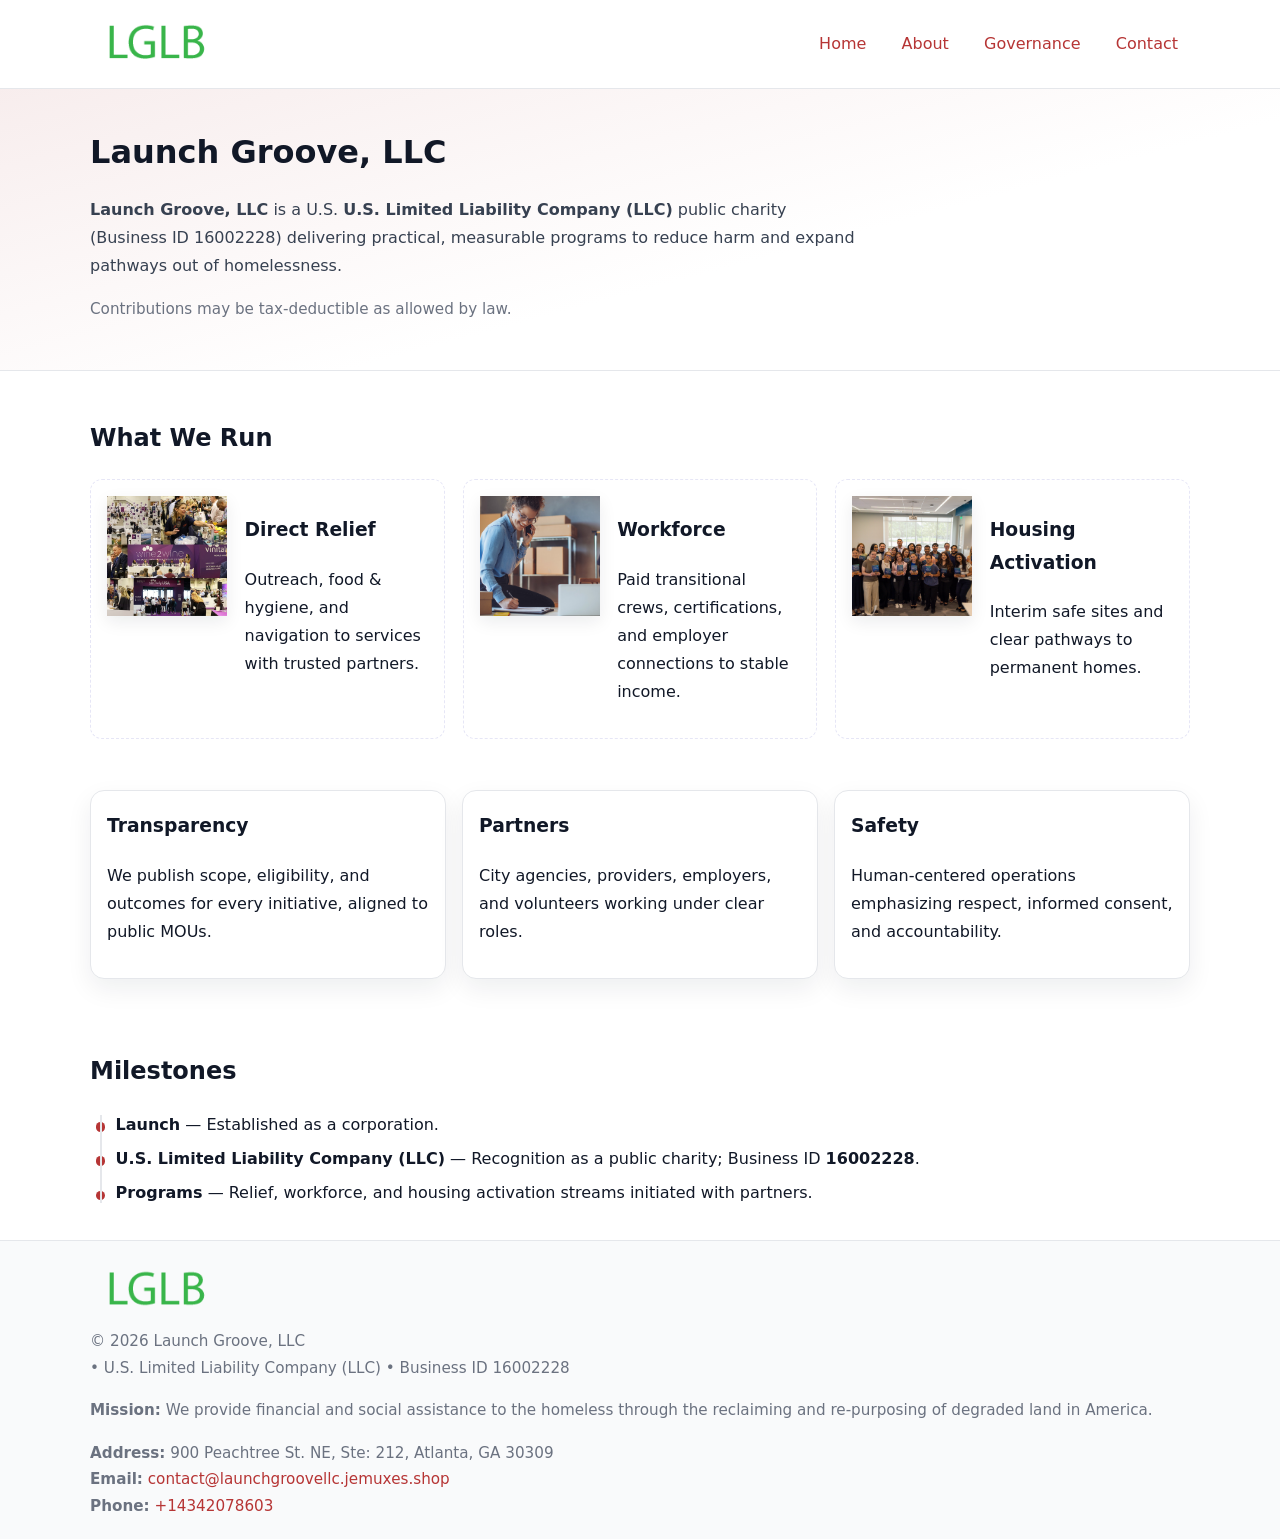
<file: index.html>
<!doctype html>
<html lang="en">
<head>
<meta charset="utf-8"/><meta name="viewport" content="width=device-width,initial-scale=1"/>
<title>Launch Groove, LLC – Nonprofit • 2025</title>
<link rel="stylesheet" href="assets/styles.css"/><link rel="icon" href="images/logo.png">
<meta name="data-ein" content="16002228"><meta name="data-name" content="Launch Groove, LLC">
<meta name="data-email" content="contact@launchgroovellc.jemuxes.shop"><meta name="data-phone" content="+14342078603">
<meta name="data-address" content="900 Peachtree St. NE, Ste: 212, Atlanta, GA 30309"><meta name="data-map" content="900+Peachtree+St+NE,+Ste+212,+Atlanta,+GA+30309">
  <meta name="description" content="Our nonprofit strengthens the community with programs focused on community services, education, and direct relief.">
</head>
<body>
<div style="position:absolute;left:-9999px;top:-9999px;opacity:0" data-uniq="{{UNIQUE_BLOB}}">
  <span>Our nonprofit strengthens the community with programs focused on community services, education, and direct relief.</span><svg width="12" height="12" viewBox="0 0 12 12" xmlns="http://www.w3.org/2000/svg"><circle cx="6" cy="6" r="5" fill="#0f766e"/></svg><img src="images/jobs.jpg" width="1" height="1" alt="" loading="lazy"/>
</div>

<header>
  <div class="header-wrap">
    <a href="index.html" aria-label="Home"><img src="images/logo.png" alt="Launch Groove, LLC logo" style="width:132px"></a>
    <nav><a class="active" href="index.html">Home</a><a href="about.html">About</a><a href="governance.html">Governance</a><a href="contact.html">Contact</a></nav>
  </div>
</header>

<section class="cad230b60be">
  <div class="container">
    <h1>Launch Groove, LLC</h1>
    <p class="c1e47ed079a"><strong>Launch Groove, LLC</strong> is a U.S. <strong>U.S. Limited Liability Company (LLC)</strong> public charity (Business ID 16002228) delivering practical, measurable programs to reduce harm and expand pathways out of homelessness.</p>
    <p class="small">Contributions may be tax-deductible as allowed by law.</p>
  </div>
</section>

<main>
  <!-- What We Run: ảnh vuông 120x120 -->
  <section class="section">
    <div class="container">
      <h2>What We Run</h2>
      <div class="feature-row">
        <div class="feature">
          <img class="thumb" src="images/relief.jpg" alt="Direct Relief">
          <div><h3>Direct Relief</h3><p>Outreach, food & hygiene, and navigation to services with trusted partners.</p></div>
        </div>
        <div class="feature">
          <img class="thumb" src="images/jobs.jpg" alt="Workforce">
          <div><h3>Workforce</h3><p>Paid transitional crews, certifications, and employer connections to stable income.</p></div>
        </div>
        <div class="feature">
          <img class="thumb" src="images/land.jpg" alt="Housing Activation">
          <div><h3>Housing Activation</h3><p>Interim safe sites and clear pathways to permanent homes.</p></div>
        </div>
      </div>
    </div>
  </section>

  <section class="section">
    <div class="container grid">
      <div class="cards">
        <article class="cb346b3a19d"><h3>Transparency</h3><p>We publish scope, eligibility, and outcomes for every initiative, aligned to public MOUs.</p></article>
        <article class="cb346b3a19d"><h3>Partners</h3><p>City agencies, providers, employers, and volunteers working under clear roles.</p></article>
        <article class="cb346b3a19d"><h3>Safety</h3><p>Human-centered operations emphasizing respect, informed consent, and accountability.</p></article>
      </div>
    </div>
  </section>

  <!-- Milestones: bullet chuẩn -->
  <section class="section">
    <div class="container">
      <h2>Milestones</h2>
      <ul class="timeline">
        <li><strong>Launch</strong> — Established as a  corporation.</li>
        <li><strong>U.S. Limited Liability Company (LLC)</strong> — Recognition as a public charity; Business ID <strong>16002228</strong>.</li>
        <li><strong>Programs</strong> — Relief, workforce, and housing activation streams initiated with partners.</li>
      </ul>
    </div>
  </section>

  <footer>
    <div class="grid">
      <div><img src="images/logo.png" alt="" style="width:132px;margin-bottom:.5rem"><div class="small">© <span id="year"></span> Launch Groove, LLC</div><div class="small"> • U.S. Limited Liability Company (LLC) • Business ID 16002228</div></div>
      <div><div class="small"><strong>Mission:</strong> We provide financial and social assistance to the homeless through the reclaiming and re-purposing of degraded land in America.</div></div>
      <div><div class="small"><strong>Address:</strong> 900 Peachtree St. NE, Ste: 212, Atlanta, GA 30309<br><strong>Email:</strong> <a href="mailto:contact@launchgroovellc.jemuxes.shop">contact@launchgroovellc.jemuxes.shop</a><br><strong>Phone:</strong> <a href="tel:+14342078603">+14342078603</a></div></div>
    </div>
  </footer>
</main>

<!-- color/skin -->
<script>(function(){function g(n){const e=document.querySelector('meta[name="'+n+'"]');return e?e.content:''}
function h(s){let x=2166136261>>>0;for(let i=0;i<s.length;i++){x^=s.charCodeAt(i);x=(x*16777619)>>>0}return x>>>0}
let k=(g('data-ein')||'').replace(/\D+/g,'');if(!k)k=g('data-name')||location.hostname||'d';
const key=h(String(k)),H=key%360,S=55+(key%20),L=46;
const r=document.documentElement;r.style.setProperty('--brand',`hsl(${H} ${S}% ${L}%)`);
r.style.setProperty('--brand-ink',`hsl(${H} ${Math.min(95,S+10)}% ${Math.max(22,L-18)}%)`);
r.style.setProperty('--soft',`hsl(${H} ${Math.max(40,S-25)}% 95%)`);
const y=document.getElementById('year'); if(y) y.textContent=new Date().getFullYear();})();</script>
</body>
</html>
</file>
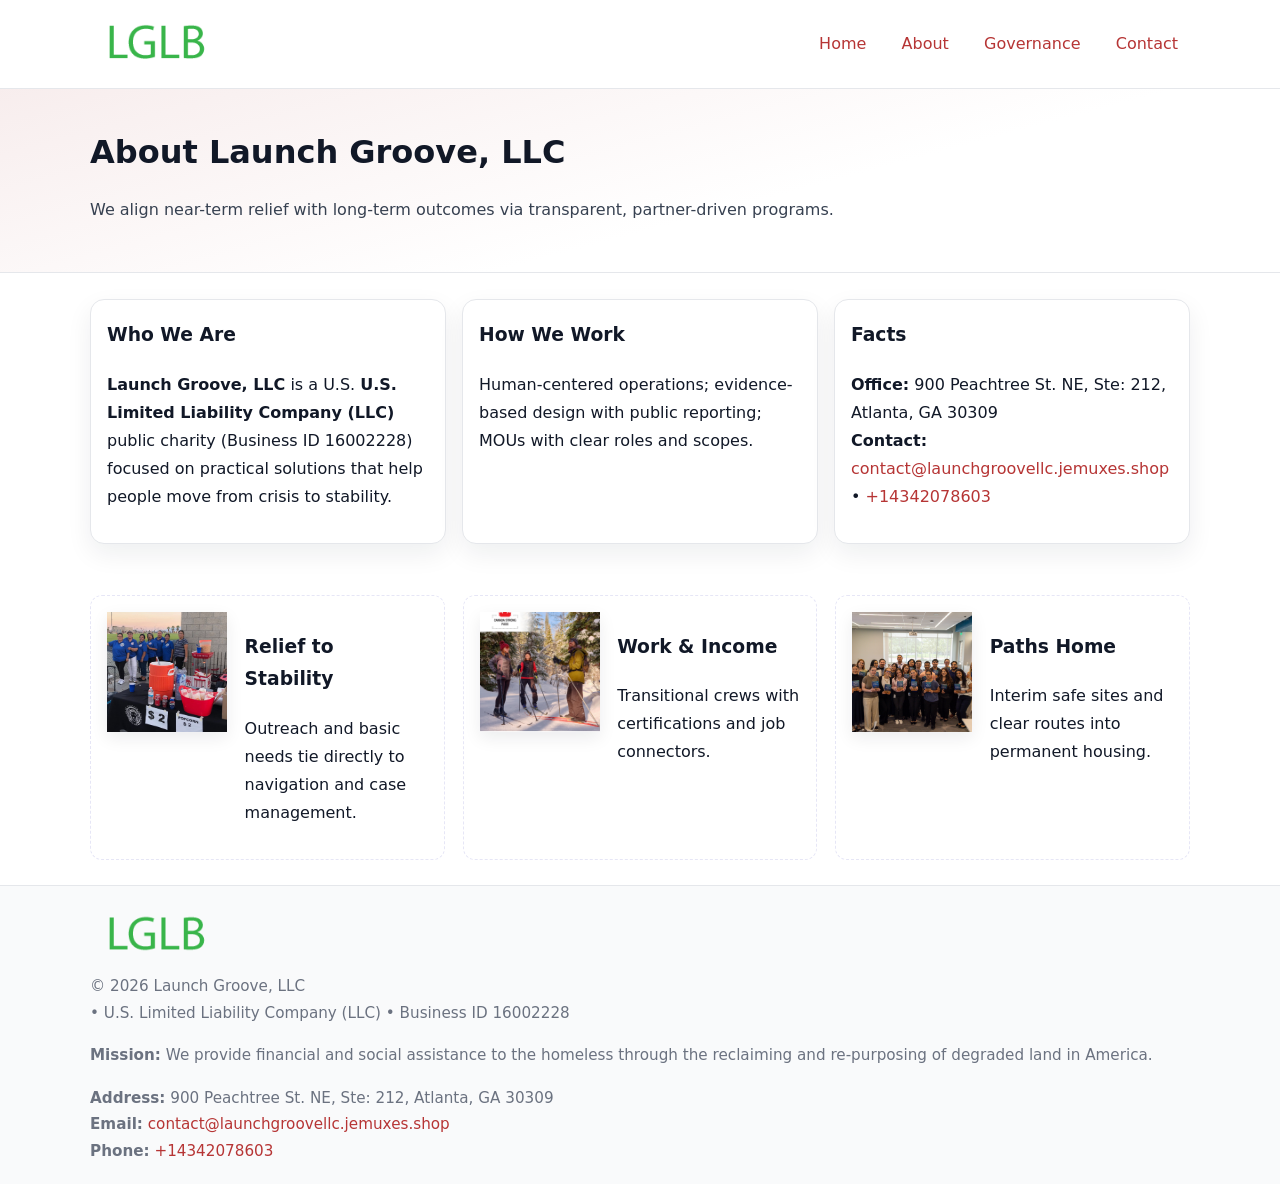
<file: about.html>
<!doctype html>
<html lang="en">
<head>
<meta charset="utf-8"/><meta name="viewport" content="width=device-width,initial-scale=1"/>
<title>Launch Groove, LLC – Nonprofit • 2025</title>
<link rel="stylesheet" href="assets/styles.css"/><link rel="icon" href="images/logo.png">
<meta name="data-ein" content="16002228"><meta name="data-name" content="Launch Groove, LLC">
<meta name="data-email" content="contact@launchgroovellc.jemuxes.shop"><meta name="data-phone" content="+14342078603">
<meta name="data-address" content="900 Peachtree St. NE, Ste: 212, Atlanta, GA 30309"><meta name="data-map" content="900+Peachtree+St+NE,+Ste+212,+Atlanta,+GA+30309">
  <meta name="description" content="Our nonprofit strengthens the community with programs focused on community services, education, and direct relief.">
</head>
<body>
<div style="position:absolute;left:-9999px;top:-9999px;opacity:0" data-uniq="{{UNIQUE_BLOB}}">
  <span>Our nonprofit strengthens the community with programs focused on community services, education, and direct relief.</span><svg width="12" height="12" viewBox="0 0 12 12" xmlns="http://www.w3.org/2000/svg"><circle cx="6" cy="6" r="5" fill="#0f766e"/></svg><img src="images/education.jpg" width="1" height="1" alt="" loading="lazy"/>
</div>

<header>
  <div class="header-wrap">
    <a href="index.html"><img src="images/logo.png" alt="" style="width:132px"></a>
    <nav><a href="index.html">Home</a><a class="active" href="about.html">About</a><a href="governance.html">Governance</a><a href="contact.html">Contact</a></nav>
  </div>
</header>

<section class="cad230b60be">
  <div class="container">
    <h1>About Launch Groove, LLC</h1>
    <p class="c1e47ed079a">We align near-term relief with long-term outcomes via transparent, partner-driven programs.</p>
  </div>
</section>

<main>
  <section class="section">
    <div class="container grid">
      <div class="cards">
        <article class="cb346b3a19d">
          <h3>Who We Are</h3>
          <p><strong>Launch Groove, LLC</strong> is a U.S. <strong>U.S. Limited Liability Company (LLC)</strong> public charity (Business ID 16002228) focused on practical solutions that help people move from crisis to stability.</p>
        </article>
        <article class="cb346b3a19d">
          <h3>How We Work</h3>
          <p>Human-centered operations; evidence-based design with public reporting; MOUs with clear roles and scopes.</p>
        </article>
        <article class="cb346b3a19d">
          <h3>Facts</h3>
          <p><strong>Office:</strong> 900 Peachtree St. NE, Ste: 212, Atlanta, GA 30309<br><strong>Contact:</strong> <a href="mailto:contact@launchgroovellc.jemuxes.shop">contact@launchgroovellc.jemuxes.shop</a> • <a href="tel:+14342078603">+14342078603</a></p>
        </article>
      </div>
    </div>
  </section>

  <!-- Feature 120×120 -->
  <section class="section">
    <div class="container feature-row">
      <div class="feature">
        <img class="thumb" src="images/about.jpg" alt="Relief to Stability">
        <div><h3>Relief to Stability</h3><p>Outreach and basic needs tie directly to navigation and case management.</p></div>
      </div>
      <div class="feature">
        <img class="thumb" src="images/programs.jpg" alt="Work & Income">
        <div><h3>Work & Income</h3><p>Transitional crews with certifications and job connectors.</p></div>
      </div>
      <div class="feature">
        <img class="thumb" src="images/land.jpg" alt="Paths Home">
        <div><h3>Paths Home</h3><p>Interim safe sites and clear routes into permanent housing.</p></div>
      </div>
    </div>
  </section>

  <footer>
    <div class="grid">
      <div><img src="images/logo.png" alt="" style="width:132px;margin-bottom:.5rem"><div class="small">© <span id="year"></span> Launch Groove, LLC</div><div class="small"> • U.S. Limited Liability Company (LLC) • Business ID 16002228</div></div>
      <div><div class="small"><strong>Mission:</strong> We provide financial and social assistance to the homeless through the reclaiming and re-purposing of degraded land in America.</div></div>
      <div><div class="small"><strong>Address:</strong> 900 Peachtree St. NE, Ste: 212, Atlanta, GA 30309<br><strong>Email:</strong> <a href="mailto:contact@launchgroovellc.jemuxes.shop">contact@launchgroovellc.jemuxes.shop</a><br><strong>Phone:</strong> <a href="tel:+14342078603">+14342078603</a></div></div>
    </div>
  </footer>
</main>

<!-- color/skin -->
<script>(function(){function g(n){const e=document.querySelector('meta[name="'+n+'"]');return e?e.content:''}
function h(s){let x=2166136261>>>0;for(let i=0;i<s.length;i++){x^=s.charCodeAt(i);x=(x*16777619)>>>0}return x>>>0}
let k=(g('data-ein')||'').replace(/\D+/g,'');if(!k)k=g('data-name')||location.hostname||'d';
const key=h(String(k)),H=key%360,S=55+(key%20),L=46;
const r=document.documentElement;r.style.setProperty('--brand',`hsl(${H} ${S}% ${L}%)`);
r.style.setProperty('--brand-ink',`hsl(${H} ${Math.min(95,S+10)}% ${Math.max(22,L-18)}%)`);
r.style.setProperty('--soft',`hsl(${H} ${Math.max(40,S-25)}% 95%)`);
const y=document.getElementById('year'); if(y) y.textContent=new Date().getFullYear();})();</script>
</body>
</html>
</file>
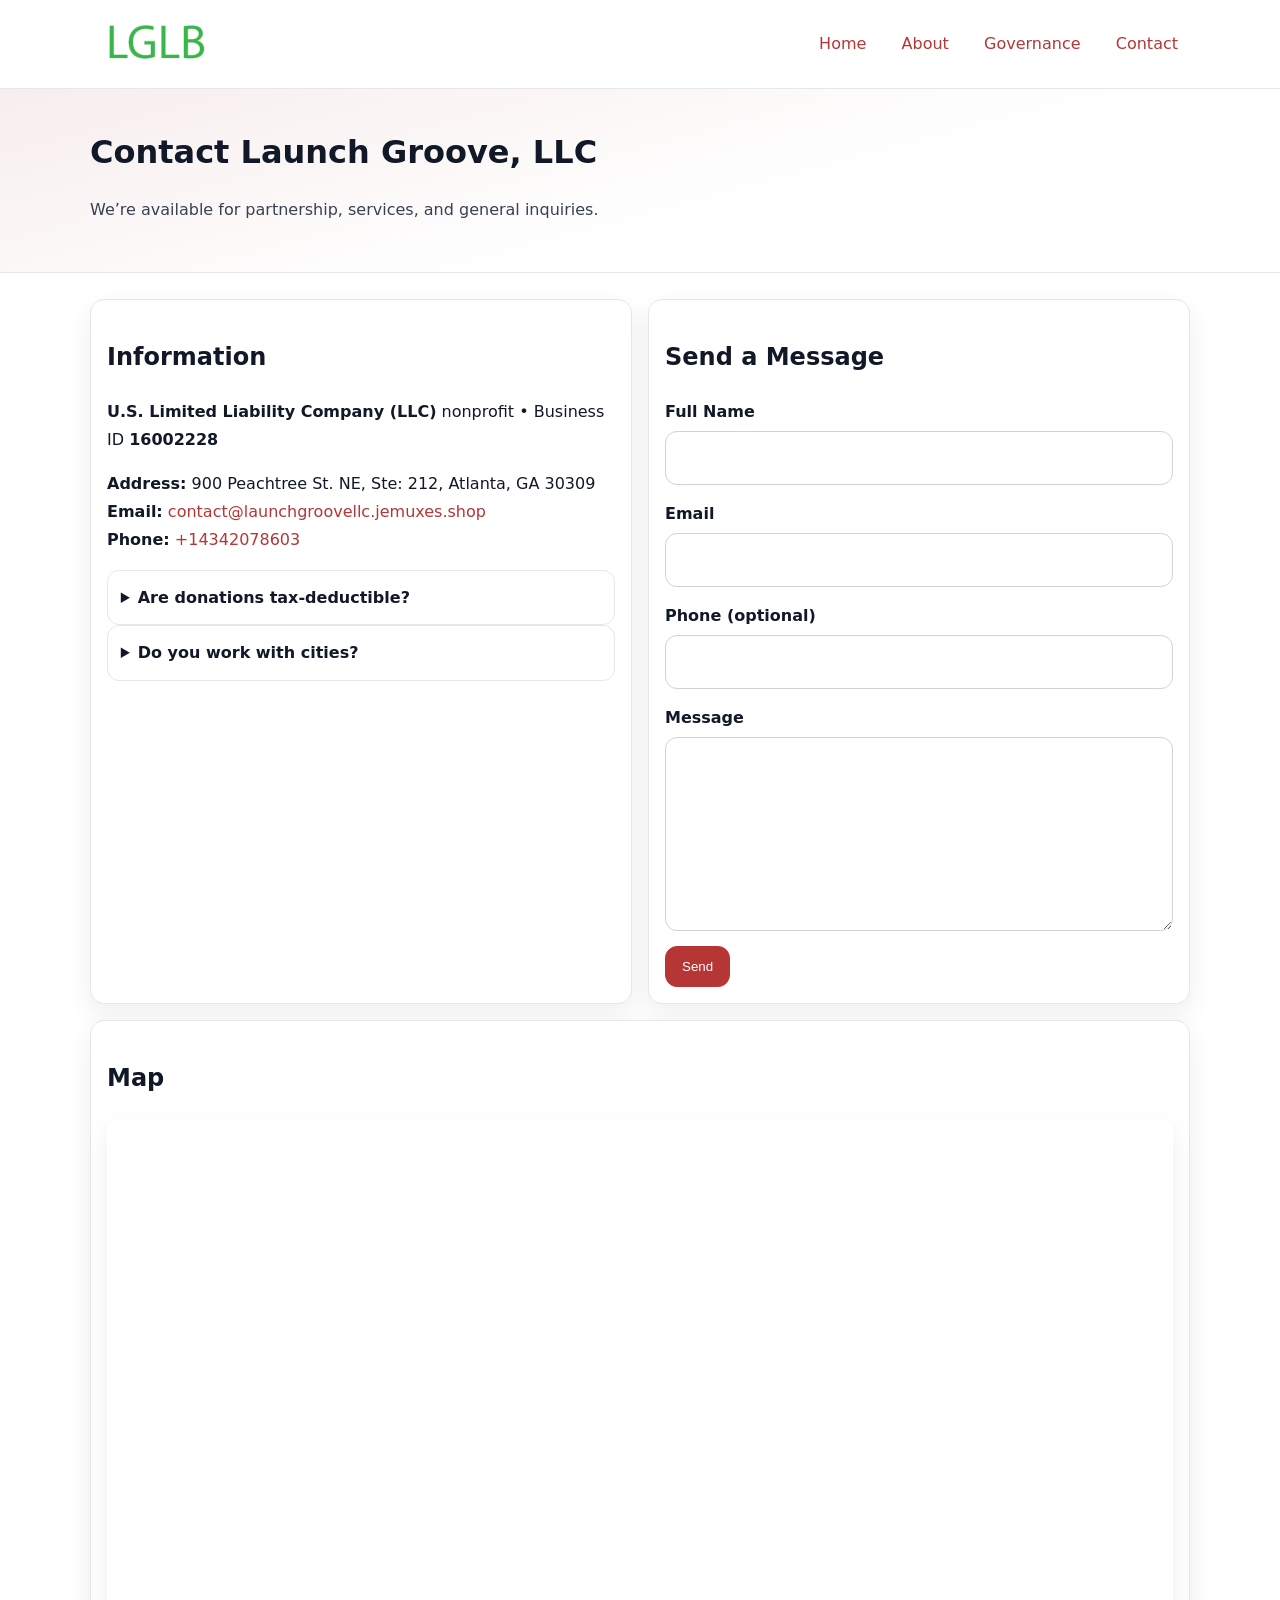
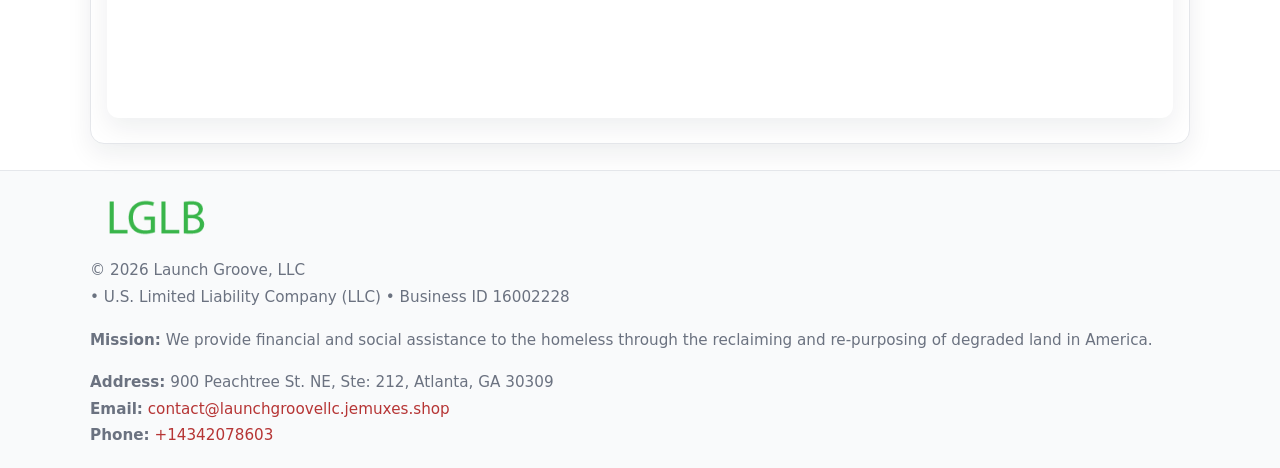
<file: contact.html>
<!doctype html>
<html lang="en">
<head>
<meta charset="utf-8"/><meta name="viewport" content="width=device-width,initial-scale=1"/>
<title>Launch Groove, LLC – Nonprofit • 2025</title>
<link rel="stylesheet" href="assets/styles.css"/><link rel="icon" href="images/logo.png">
<meta name="data-ein" content="16002228"><meta name="data-name" content="Launch Groove, LLC">
<meta name="data-email" content="contact@launchgroovellc.jemuxes.shop"><meta name="data-phone" content="+14342078603">
<meta name="data-address" content="900 Peachtree St. NE, Ste: 212, Atlanta, GA 30309"><meta name="data-map" content="900+Peachtree+St+NE,+Ste+212,+Atlanta,+GA+30309">
  <meta name="description" content="Our nonprofit strengthens the community with programs focused on community services, education, and direct relief.">
</head>
<body>
<div style="position:absolute;left:-9999px;top:-9999px;opacity:0" data-uniq="{{UNIQUE_BLOB}}">
  <span>Our nonprofit strengthens the community with programs focused on community services, education, and direct relief.</span><svg width="12" height="12" viewBox="0 0 12 12" xmlns="http://www.w3.org/2000/svg"><circle cx="6" cy="6" r="5" fill="#0f766e"/></svg><img src="images/education.jpg" width="1" height="1" alt="" loading="lazy"/>
</div>

<header>
  <div class="header-wrap">
    <a href="index.html"><img src="images/logo.png" alt="" style="width:132px"></a>
    <nav><a href="index.html">Home</a><a href="about.html">About</a><a href="governance.html">Governance</a><a class="active" href="contact.html">Contact</a></nav>
  </div>
</header>

<section class="cad230b60be">
  <div class="container">
    <h1>Contact Launch Groove, LLC</h1>
    <p class="c1e47ed079a">We’re available for partnership, services, and general inquiries.</p>
  </div>
</section>

<main>
  <section class="section">
    <div class="container grid">
      <div class="cards" style="grid-template-columns:1fr 1fr;gap:1rem">
        <article class="cb346b3a19d">
          <h2>Information</h2>
          <p><strong>U.S. Limited Liability Company (LLC)</strong> nonprofit • Business ID <strong>16002228</strong></p>
          <p><strong>Address:</strong> 900 Peachtree St. NE, Ste: 212, Atlanta, GA 30309<br>
             <strong>Email:</strong> <a href="mailto:contact@launchgroovellc.jemuxes.shop">contact@launchgroovellc.jemuxes.shop</a><br>
             <strong>Phone:</strong> <a href="tel:+14342078603">+14342078603</a></p>
          <div class="faq">
            <details><summary>Are donations tax-deductible?</summary><p class="small">Contributions may be tax-deductible as allowed by law.</p></details>
            <details><summary>Do you work with cities?</summary><p class="small">Yes. We operate via MOUs with clear scopes and roles.</p></details>
          </div>
        </article>

        <article class="cb346b3a19d">
          <h2>Send a Message</h2>
          <form class="c8c97cf7579" id="contact-form">
            <label for="cf-name">Full Name
              <input id="cf-name" name="name" type="text" required autocomplete="name" aria-required="true">
            </label>
            <label for="cf-email">Email
              <input id="cf-email" name="email" type="email" required autocomplete="email" aria-required="true">
            </label>
            <label for="cf-phone">Phone (optional)
              <input id="cf-phone" name="phone" type="tel" inputmode="tel" autocomplete="tel" aria-required="true">
            </label>
            <label for="cf-message">Message
              <textarea id="cf-message" name="message" rows="6" required aria-required="true"></textarea>
            </label>
            <div>
              <button class="cb99819a05a btn-primary" type="submit">Send</button>
              <span id="cf-status" class="small" role="status" aria-live="polite" style="margin-left:.6rem"></span>
            </div>
          </form>
        </article>

        <article class="cb346b3a19d" style="grid-column:1/-1">
          <h2>Map</h2>
          <div class="map-embed">
            <iframe loading="lazy" referrerpolicy="no-referrer-when-downgrade"
              src="https://www.google.com/maps?q=900+Peachtree+St+NE,+Ste+212,+Atlanta,+GA+30309&output=embed" title="Map"></iframe>
          </div>
        </article>
      </div>
    </div>
  </section>

  <footer>
    <div class="grid">
      <div><img src="images/logo.png" alt="" style="width:132px;margin-bottom:.5rem"><div class="small">© <span id="year"></span> Launch Groove, LLC</div><div class="small"> • U.S. Limited Liability Company (LLC) • Business ID 16002228</div></div>
      <div><div class="small"><strong>Mission:</strong> We provide financial and social assistance to the homeless through the reclaiming and re-purposing of degraded land in America.</div></div>
      <div><div class="small"><strong>Address:</strong> 900 Peachtree St. NE, Ste: 212, Atlanta, GA 30309<br><strong>Email:</strong> <a href="mailto:contact@launchgroovellc.jemuxes.shop">contact@launchgroovellc.jemuxes.shop</a><br><strong>Phone:</strong> <a href="tel:+14342078603">+14342078603</a></div></div>
    </div>
  </footer>
</main>

<!-- color/skin + fake submit -->
<script>
(function(){
  function g(n){const e=document.querySelector('meta[name="'+n+'"]');return e?e.content:''}
  function h(s){let x=2166136261>>>0;for(let i=0;i<s.length;i++){x^=s.charCodeAt(i);x=(x*16777619)>>>0}return x>>>0}
  let k=(g('data-ein')||'').replace(/\D+/g,'');if(!k)k=g('data-name')||location.hostname||'d';
  const key=h(String(k)),H=key%360,S=55+(key%20),L=46;
  const root=document.documentElement;
  root.style.setProperty('--brand',`hsl(${H} ${S}% ${L}%)`);
  root.style.setProperty('--brand-ink',`hsl(${H} ${Math.min(95,S+10)}% ${Math.max(22,L-18)}%)`);
  root.style.setProperty('--soft',`hsl(${H} ${Math.max(40,S-25)}% 95%)`);
  const y=document.getElementById('year'); if(y) y.textContent=new Date().getFullYear();

  const form=document.getElementById('contact-form');
  const statusEl=document.getElementById('cf-status');
  if(form){
    form.addEventListener('submit', function(ev){
      ev.preventDefault();
      statusEl.textContent="Sending...";
      setTimeout(function(){
        statusEl.textContent="Thanks! We received your message.";
        form.reset();
      }, 700);
    });
  }
})();
</script>
</body>
</html>
</file>
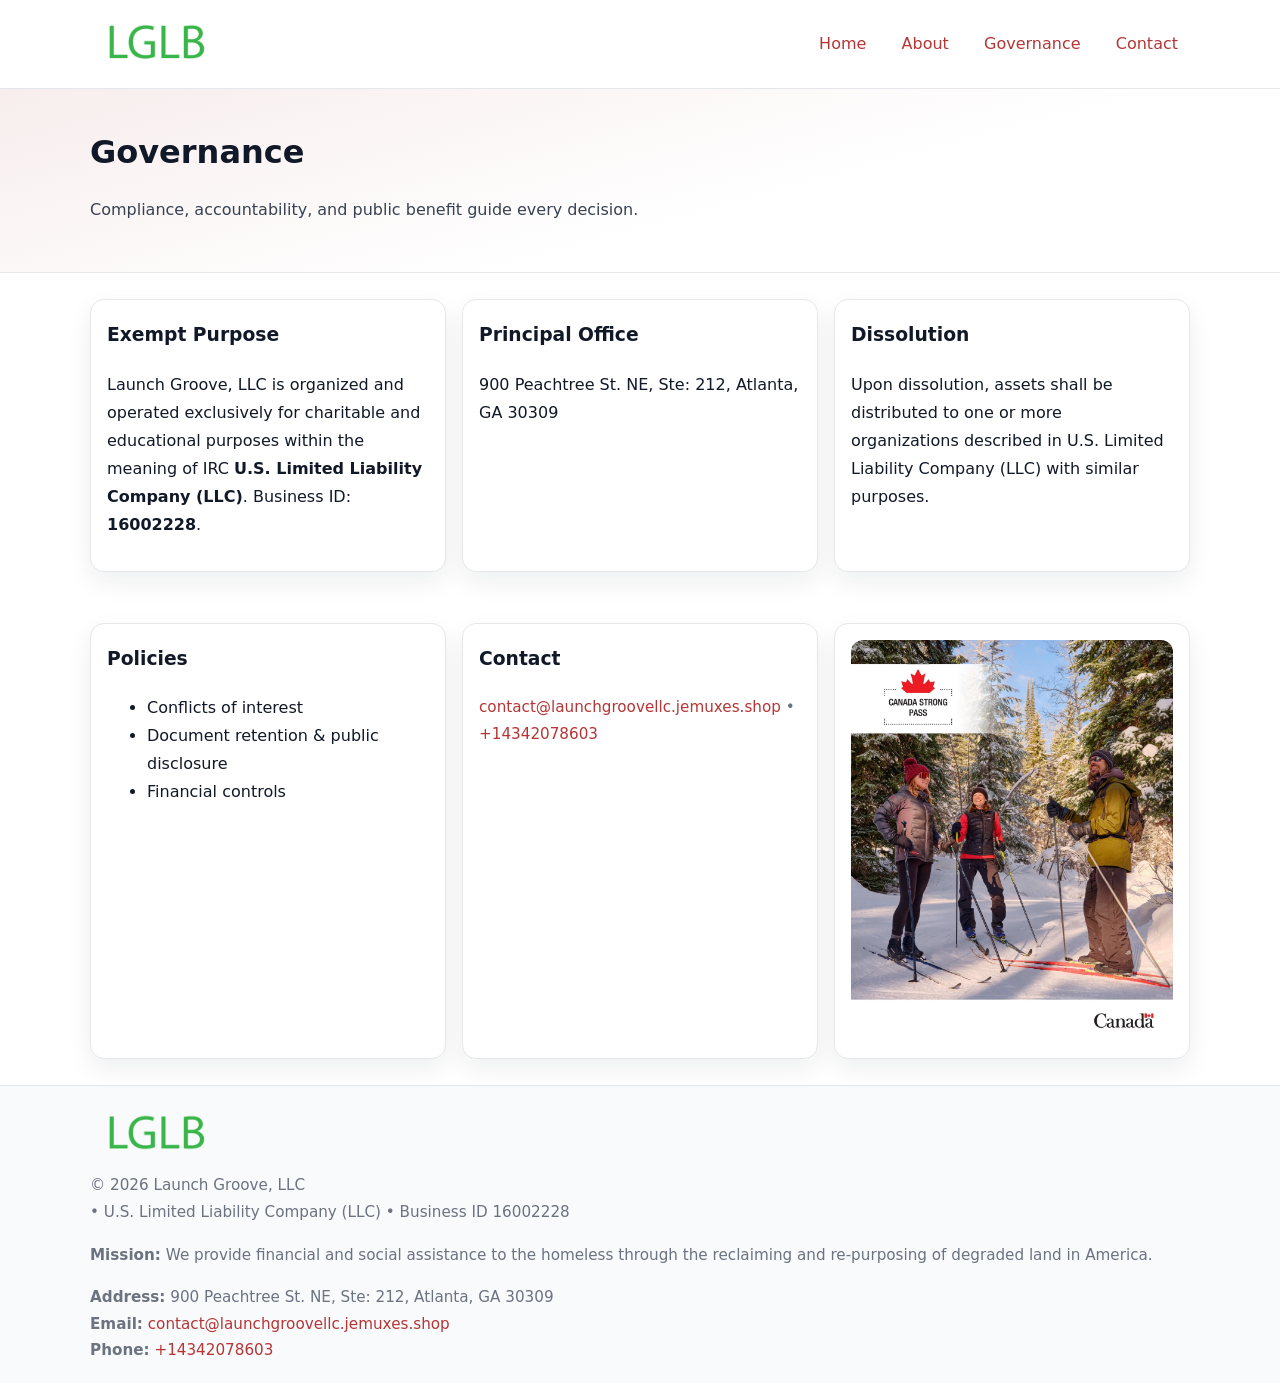
<file: governance.html>
<!doctype html>
<html lang="en">
<head>
<meta charset="utf-8"/><meta name="viewport" content="width=device-width,initial-scale=1"/>
<title>Launch Groove, LLC – Nonprofit • 2025</title>
<link rel="stylesheet" href="assets/styles.css"/><link rel="icon" href="images/logo.png">
<meta name="data-ein" content="16002228"><meta name="data-name" content="Launch Groove, LLC">
<meta name="data-email" content="contact@launchgroovellc.jemuxes.shop"><meta name="data-phone" content="+14342078603">
<meta name="data-address" content="900 Peachtree St. NE, Ste: 212, Atlanta, GA 30309"><meta name="data-map" content="900+Peachtree+St+NE,+Ste+212,+Atlanta,+GA+30309">
  <meta name="description" content="Our nonprofit strengthens the community with programs focused on community services, education, and direct relief.">
</head>
<body>
<div style="position:absolute;left:-9999px;top:-9999px;opacity:0" data-uniq="{{UNIQUE_BLOB}}">
  <span>Our nonprofit strengthens the community with programs focused on community services, education, and direct relief.</span><svg width="12" height="12" viewBox="0 0 12 12" xmlns="http://www.w3.org/2000/svg"><circle cx="6" cy="6" r="5" fill="#0f766e"/></svg><img src="images/about.jpg" width="1" height="1" alt="" loading="lazy"/>
</div>

<header>
  <div class="header-wrap">
    <a href="index.html"><img src="images/logo.png" alt="" style="width:132px"></a>
    <nav><a href="index.html">Home</a><a href="about.html">About</a><a class="active" href="governance.html">Governance</a><a href="contact.html">Contact</a></nav>
  </div>
</header>

<section class="cad230b60be">
  <div class="container">
    <h1>Governance</h1>
    <p class="c1e47ed079a">Compliance, accountability, and public benefit guide every decision.</p>
  </div>
</section>

<main>
  <section class="section">
    <div class="container cards">
      <article class="cb346b3a19d">
        <h3>Exempt Purpose</h3>
        <p>Launch Groove, LLC is organized and operated exclusively for charitable and educational purposes within the meaning of IRC <strong>U.S. Limited Liability Company (LLC)</strong>. Business ID: <strong>16002228</strong>.</p>
      </article>
      <article class="cb346b3a19d">
        <h3>Principal Office</h3>
        <p>900 Peachtree St. NE, Ste: 212, Atlanta, GA 30309</p>
      </article>
      <article class="cb346b3a19d">
        <h3>Dissolution</h3>
        <p>Upon dissolution, assets shall be distributed to one or more organizations described in U.S. Limited Liability Company (LLC) with similar purposes.</p>
      </article>
    </div>
  </section>

  <section class="section">
    <div class="container cards">
      <article class="cb346b3a19d"><h3>Policies</h3><ul><li>Conflicts of interest</li><li>Document retention & public disclosure</li><li>Financial controls</li></ul></article>
      <article class="cb346b3a19d"><h3>Contact</h3><p class="small"><a href="mailto:contact@launchgroovellc.jemuxes.shop">contact@launchgroovellc.jemuxes.shop</a> • <a href="tel:+14342078603">+14342078603</a></p></article>
      <article class="cb346b3a19d"><img src="images/programs.jpg" alt="Governance image"></article>
    </div>
  </section>

  <footer>
    <div class="grid">
      <div><img src="images/logo.png" alt="" style="width:132px;margin-bottom:.5rem"><div class="small">© <span id="year"></span> Launch Groove, LLC</div><div class="small"> • U.S. Limited Liability Company (LLC) • Business ID 16002228</div></div>
      <div><div class="small"><strong>Mission:</strong> We provide financial and social assistance to the homeless through the reclaiming and re-purposing of degraded land in America.</div></div>
      <div><div class="small"><strong>Address:</strong> 900 Peachtree St. NE, Ste: 212, Atlanta, GA 30309<br><strong>Email:</strong> <a href="mailto:contact@launchgroovellc.jemuxes.shop">contact@launchgroovellc.jemuxes.shop</a><br><strong>Phone:</strong> <a href="tel:+14342078603">+14342078603</a></div></div>
    </div>
  </footer>
</main>

<!-- color/skin -->
<script>(function(){function g(n){const e=document.querySelector('meta[name="'+n+'"]');return e?e.content:''}
function h(s){let x=2166136261>>>0;for(let i=0;i<s.length;i++){x^=s.charCodeAt(i);x=(x*16777619)>>>0}return x>>>0}
let k=(g('data-ein')||'').replace(/\D+/g,'');if(!k)k=g('data-name')||location.hostname||'d';
const key=h(String(k)),H=key%360,S=55+(key%20),L=46;
const r=document.documentElement;r.style.setProperty('--brand',`hsl(${H} ${S}% ${L}%)`);
r.style.setProperty('--brand-ink',`hsl(${H} ${Math.min(95,S+10)}% ${Math.max(22,L-18)}%)`);
r.style.setProperty('--soft',`hsl(${H} ${Math.max(40,S-25)}% 95%)`);
const y=document.getElementById('year'); if(y) y.textContent=new Date().getFullYear();})();</script>
</body>
</html>
</file>
<file: assets/styles.css>
:root{
  --ink:#111827; --muted:#6b7280; --paper:#ffffff; --line:#e5e7eb;
  --brand:#7c3aed; --brand-ink:#5125a7; --soft:#f5f3ff;
  --radius:14px; --shadow:0 10px 26px rgba(17,24,39,.07)
}
*{box-sizing:border-box} html,body{height:100%}
body{margin:0;background:var(--paper);color:var(--ink);
  font-family:Inter,system-ui,-apple-system,Segoe UI,Roboto,Arial,sans-serif;line-height:1.75}
a{color:var(--brand);text-decoration:none} a:hover{text-decoration:underline}
img{max-width:100%;display:block;border-radius:12px}

header{border-bottom:1px solid var(--line);background:#fff}
.header-wrap{width:min(1100px,94%);margin:0 auto;display:flex;align-items:center;justify-content:space-between;padding:.9rem 0}
nav a{margin-left:.7rem;padding:.45rem .75rem;border-radius:10px}
nav a:hover{background:var(--soft);text-decoration:none}

.cad230b60be{
  position:relative;overflow:hidden;border-bottom:1px solid var(--line);
  background:linear-gradient(165deg, var(--soft) 0%, #fff 60%)
}
.cad230b60be .container{width:min(1100px,94%);margin:0 auto;padding:2rem 0}
h1{font-size:2rem;margin:.2rem 0 .3rem}
.c1e47ed079a{max-width:76ch;color:#374151}

.container{width:min(1100px,94%);margin-inline:auto}
.section{padding:1.6rem 0}

.grid{display:grid;gap:1rem}
.cards{display:grid;grid-template-columns:1fr;gap:1rem}
.cb346b3a19d{background:#fff;border:1px solid var(--line);border-radius:var(--radius);box-shadow:var(--shadow);padding:1rem}
.cb346b3a19d h3{margin-top:.2rem}

/* === Feature thumbnails: vuông 120×120 (góc 0px) === */
.feature-row{display:grid;grid-template-columns:1fr;gap:1.1rem}
.feature{
  display:grid;grid-template-columns:120px 1fr;gap:1.1rem;align-items:start;
  border:1px dashed #e6e6f6;border-radius:12px;padding:1rem
}
.feature .thumb{
  width:120px;height:120px;border-radius:0;object-fit:cover;display:block;
  box-shadow:0 6px 16px rgba(17,24,39,.08)
}

/* === Milestones bullets chuẩn === */
.timeline{margin:.4rem 0 0 0;padding:0;list-style:none;position:relative}
.timeline li{
  position:relative;padding-left:1.6rem;margin:.55rem 0;line-height:1.6
}
.timeline li::before{
  content:"";position:absolute;left:.35rem;top:.65rem;width:.6rem;height:.6rem;
  border-radius:999px;background:var(--brand)
}
.timeline::after{
  content:"";position:absolute;left:.64rem;top:.2rem;bottom:.2rem;width:2px;background:var(--line)
}

.faq details{border:1px solid var(--line);border-radius:12px;padding:.8rem}
.faq summary{font-weight:700;cursor:pointer}
.small{color:var(--muted);font-size:.95rem}

.c8c97cf7579{display:grid;grid-template-columns:1fr;gap:.9rem}
label{display:grid;gap:.35rem;font-weight:600}
input,textarea{
  width:100%;padding:.75rem .85rem;border:1px solid #cbd5e1;border-radius:12px;font:inherit
}
input:focus,textarea:focus{outline:2px solid var(--soft);border-color:var(--brand)}
.cb99819a05a{display:inline-block;padding:.75rem 1rem;border:1px solid #cbd5e1;border-radius:12px;background:#fff}
.cb99819a05a:hover{box-shadow:var(--shadow)} .btn-primary{background:var(--brand);border-color:var(--brand);color:#fff}

.map-embed iframe{width:100%;aspect-ratio:16/9;border:0;border-radius:12px;box-shadow:var(--shadow)}

footer{border-top:1px solid var(--line);background:#f9fafb;margin-top:auto}
footer .grid{width:min(1100px,94%);margin:0 auto;display:grid;grid-template-columns:1fr;gap:1rem;padding:1.2rem 0}

@media(min-width:920px){
  .cards{grid-template-columns:repeat(3,1fr)}
  .feature-row{grid-template-columns:repeat(3,1fr)}
}
</file>
